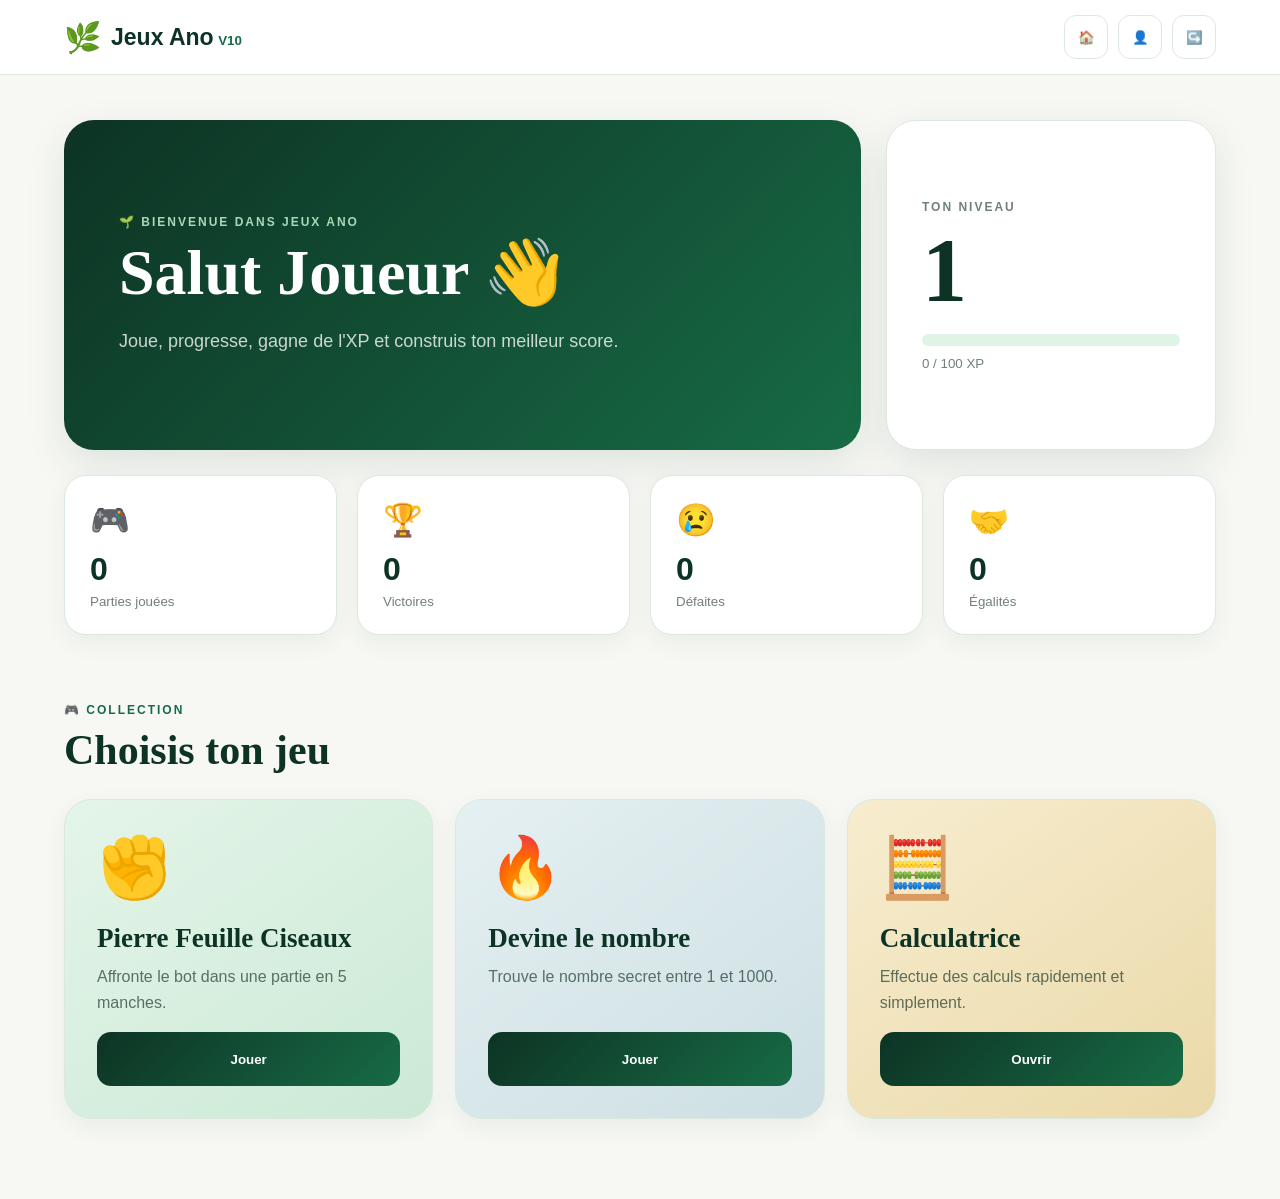
<file: frontend/index.html>
<!DOCTYPE html>
<html lang="fr">
<head>
    <meta charset="UTF-8">

    <meta
        name="viewport"
        content="width=device-width, initial-scale=1.0"
    >

    <meta
        name="description"
        content="Jeux Ano V10 - Une collection de jeux simples, rapides et amusants."
    >

    <title>Jeux Ano V10 🌿</title>

    <link
        rel="stylesheet"
        href="style.css"
    >
</head>

<body>

<!-- =====================================================
     APPLICATION
===================================================== -->

<div id="app">

    <!-- =================================================
         NAVIGATION
    ================================================== -->

    <nav class="navbar">

        <div class="brand">
            <span>🌿</span>

            <div>
                <strong>Jeux Ano</strong>
                <small> V10</small>
            </div>
        </div>

        <div class="nav-actions">

            <button
                type="button"
                id="homeButton"
                title="Accueil"
            >
                🏠
            </button>

            <button
                type="button"
                id="profileButton"
                title="Profil"
            >
                👤
            </button>

            <button
                type="button"
                id="logoutButton"
                title="Déconnexion"
            >
                ↪️
            </button>

        </div>

    </nav>


    <!-- =================================================
         CONTENU PRINCIPAL
    ================================================== -->

    <main class="container">

        <!-- =============================================
             ACCUEIL
        ============================================== -->

        <section
            id="homeScreen"
            class="home-screen"
        >

            <div class="hero">

                <div class="hero-main">

                    <span class="eyebrow">
                        🌱 BIENVENUE DANS JEUX ANO
                    </span>

                    <h1>
                        Salut
                        <span data-username>
                            Joueur
                        </span> 👋
                    </h1>

                    <p>
                        Joue, progresse, gagne de l'XP
                        et construis ton meilleur score.
                    </p>

                </div>


                <div class="level-card">

                    <span>
                        TON NIVEAU
                    </span>

                    <strong data-level>
                        1
                    </strong>

                    <div class="xp-bar">

                        <div
                            class="xp-progress"
                            style="width: 0%"
                        ></div>

                    </div>

                    <small data-xp>
                        0 / 100 XP
                    </small>

                </div>

            </div>


            <!-- =========================================
                 STATISTIQUES
            ========================================== -->

            <div class="stats-grid">

                <div class="stat-card">

                    <span>🎮</span>

                    <strong data-games>
                        0
                    </strong>

                    <small>
                        Parties jouées
                    </small>

                </div>


                <div class="stat-card">

                    <span>🏆</span>

                    <strong data-wins>
                        0
                    </strong>

                    <small>
                        Victoires
                    </small>

                </div>


                <div class="stat-card">

                    <span>😢</span>

                    <strong data-losses>
                        0
                    </strong>

                    <small>
                        Défaites
                    </small>

                </div>


                <div class="stat-card">

                    <span>🤝</span>

                    <strong data-draws>
                        0
                    </strong>

                    <small>
                        Égalités
                    </small>

                </div>

            </div>


            <!-- =========================================
                 JEUX
            ========================================== -->

            <div class="section-title">

                <span class="eyebrow">
                    🎮 COLLECTION
                </span>

                <h2>
                    Choisis ton jeu
                </h2>

            </div>


            <div class="games-grid">

                <!-- PFC -->

                <article class="game-card green">

                    <div>

                        <div class="game-icon">
                            ✊
                        </div>

                        <h3>
                            Pierre Feuille Ciseaux
                        </h3>

                        <p>
                            Affronte le bot dans
                            une partie en 5 manches.
                        </p>

                    </div>

                    <button
                        type="button"
                        class="primary-button"
                        data-open-game="rps"
                    >
                        Jouer
                    </button>

                </article>


                <!-- NOMBRE -->

                <article class="game-card blue">

                    <div>

                        <div class="game-icon">
                            🔥
                        </div>

                        <h3>
                            Devine le nombre
                        </h3>

                        <p>
                            Trouve le nombre secret
                            entre 1 et 1000.
                        </p>

                    </div>

                    <button
                        type="button"
                        class="primary-button"
                        data-open-game="number"
                    >
                        Jouer
                    </button>

                </article>


                <!-- CALCULATRICE -->

                <article class="game-card gold">

                    <div>

                        <div class="game-icon">
                            🧮
                        </div>

                        <h3>
                            Calculatrice
                        </h3>

                        <p>
                            Effectue des calculs
                            rapidement et simplement.
                        </p>

                    </div>

                    <button
                        type="button"
                        class="primary-button"
                        data-open-game="calculator"
                    >
                        Ouvrir
                    </button>

                </article>

            </div>

        </section>


        <!-- =================================================
             PIERRE FEUILLE CISEAUX
        ================================================== -->

        <section
            id="rpsScreen"
            class="game-screen hidden"
        >

            <button
                type="button"
                class="back-button"
                data-back-home
            >
                ← Retour
            </button>


            <div class="game-panel">

                <div class="game-header">

                    <span>
                        ✊
                    </span>

                    <div>

                        <span class="eyebrow">
                            JEU 01
                        </span>

                        <h2>
                            Pierre Feuille Ciseaux
                        </h2>

                    </div>

                </div>


                <p>
                    Choisis ton symbole.
                    Le premier à prendre l'avantage
                    après 5 manches remporte la partie.
                </p>


                <div class="rps-buttons">

                    <button
                        type="button"
                        data-rps="pierre"
                    >
                        ✊

                        <span>
                            Pierre
                        </span>
                    </button>


                    <button
                        type="button"
                        data-rps="feuille"
                    >
                        ✋

                        <span>
                            Feuille
                        </span>
                    </button>


                    <button
                        type="button"
                        data-rps="ciseaux"
                    >
                        ✌️

                        <span>
                            Ciseaux
                        </span>
                    </button>

                </div>


                <div
                    id="rpsResult"
                    class="result-box"
                >
                    Choisis une option pour commencer.
                </div>


                <div class="score-board">

                    <div>

                        <small>
                            TOI
                        </small>

                        <strong id="rpsPlayerScore">
                            0
                        </strong>

                    </div>


                    <div>

                        <small>
                            MANCHES
                        </small>

                        <strong id="rpsRounds">
                            0
                        </strong>

                    </div>


                    <div>

                        <small>
                            BOT
                        </small>

                        <strong id="rpsBotScore">
                            0
                        </strong>

                    </div>

                </div>

            </div>

        </section>


        <!-- =================================================
             DEVINE LE NOMBRE
        ================================================== -->

        <section
            id="numberScreen"
            class="game-screen hidden"
        >

            <button
                type="button"
                class="back-button"
                data-back-home
            >
                ← Retour
            </button>


            <div class="game-panel">

                <div class="game-header">

                    <span>
                        🔥
                    </span>

                    <div>

                        <span class="eyebrow">
                            JEU 02
                        </span>

                        <h2>
                            Devine le nombre
                        </h2>

                    </div>

                </div>


                <p>
                    Le nombre secret est compris entre
                    <strong>1 et 1000</strong>.
                    Tu as 10 essais.
                </p>


                <div class="number-input">

                    <input
                        id="numberInput"
                        type="number"
                        min="1"
                        max="1000"
                        placeholder="Entre un nombre..."
                    >

                    <button
                        type="button"
                        id="numberButton"
                        class="primary-button"
                    >
                        Deviner
                    </button>

                </div>


                <div
                    id="numberResult"
                    class="result-box"
                >
                    Clique sur « Deviner » pour commencer.
                </div>


                <div
                    id="numberAttempts"
                    class="attempts"
                >
                    Essais : 0 / 10
                </div>


                <button
                    type="button"
                    id="restartNumber"
                    class="back-button"
                    style="margin-top: 20px"
                >
                    🔄 Nouvelle partie
                </button>

            </div>

        </section>


        <!-- =================================================
             CALCULATRICE
        ================================================== -->

        <section
            id="calculatorScreen"
            class="game-screen hidden"
        >

            <button
                type="button"
                class="back-button"
                data-back-home
            >
                ← Retour
            </button>


            <div class="game-panel">

                <div class="game-header">

                    <span>
                        🧮
                    </span>

                    <div>

                        <span class="eyebrow">
                            JEU 03
                        </span>

                        <h2>
                            Calculatrice
                        </h2>

                    </div>

                </div>


                <p>
                    Effectue une addition, soustraction,
                    multiplication, division ou puissance.
                </p>


                <div class="calculator">

                    <input
                        id="calcFirst"
                        type="number"
                        step="any"
                        placeholder="Premier nombre"
                    >


                    <select id="calcOperator">

                        <option value="+">
                            +
                        </option>

                        <option value="-">
                            −
                        </option>

                        <option value="*">
                            ×
                        </option>

                        <option value="/">
                            ÷
                        </option>

                        <option value="**">
                            Puissance
                        </option>

                    </select>


                    <input
                        id="calcSecond"
                        type="number"
                        step="any"
                        placeholder="Deuxième nombre"
                    >


                    <button
                        type="button"
                        id="calculateButton"
                        class="primary-button"
                    >
                        Calculer
                    </button>

                </div>


                <div
                    id="calculatorResult"
                    class="result-box"
                >
                    Le résultat apparaîtra ici.
                </div>


                <div class="history">

                    <h3>
                        Historique
                    </h3>

                    <div id="calcHistory">
                        Aucun calcul pour le moment.
                    </div>

                </div>

            </div>

        </section>


        <!-- =================================================
             PROFIL
        ================================================== -->

        <section
            id="profileScreen"
            class="game-screen hidden"
        >

            <button
                type="button"
                class="back-button"
                data-back-home
            >
                ← Retour
            </button>


            <div class="profile-screen">

                <div class="profile-card">

                    <div class="avatar">
                        🌿
                    </div>

                    <h1 data-username>
                        Joueur
                    </h1>

                    <p>
                        Profil Jeux Ano
                    </p>


                    <div class="profile-level">

                        <small>
                            NIVEAU
                        </small>

                        <strong data-level>
                            1
                        </strong>

                        <div
                            class="xp-bar"
                            style="margin-top: 12px"
                        >

                            <div
                                class="xp-progress"
                                style="width: 0%"
                            ></div>

                        </div>

                        <small
                            data-xp
                        >
                            0 / 100 XP
                        </small>

                    </div>

                </div>


                <div class="history-card">

                    <div class="section-title">

                        <span class="eyebrow">
                            📊 ACTIVITÉ
                        </span>

                        <h2>
                            Historique
                        </h2>

                    </div>


                    <div id="historyList">
                        Aucune partie pour le moment.
                    </div>


                    <button
                        type="button"
                        id="resetButton"
                        class="back-button"
                        style="margin-top: 30px"
                    >
                        🗑️ Réinitialiser ma progression
                    </button>

                </div>

            </div>

        </section>

    </main>

</div>


<!-- =====================================================
     NOTIFICATION
===================================================== -->

<div
    id="toast"
    class="toast"
></div>


<!-- =====================================================
     JAVASCRIPT
===================================================== -->

<script src="script.js"></script>


<!-- =====================================================
     CONNEXIONS ENTRE HTML ET JAVASCRIPT
===================================================== -->

<script>

document.addEventListener(
    "DOMContentLoaded",
    function () {

        /* ===============================================
           NAVIGATION
        =============================================== */

        const screens = {
            home: document.getElementById(
                "homeScreen"
            ),

            rps: document.getElementById(
                "rpsScreen"
            ),

            number: document.getElementById(
                "numberScreen"
            ),

            calculator: document.getElementById(
                "calculatorScreen"
            ),

            profile: document.getElementById(
                "profileScreen"
            )
        };


        function showScreen(name) {

            Object.values(screens).forEach(
                screen => {

                    if (screen) {
                        screen.classList.add(
                            "hidden"
                        );
                    }

                }
            );

            if (screens[name]) {
                screens[name].classList.remove(
                    "hidden"
                );
            }

            window.scrollTo({
                top: 0,
                behavior: "smooth"
            });

            if (
                name === "profile" &&
                window.JeuxAno
            ) {
                window.JeuxAno.displayHistory();
            }
        }


        /* ===============================================
           BOUTON ACCUEIL
        =============================================== */

        const homeButton =
            document.getElementById(
                "homeButton"
            );

        if (homeButton) {

            homeButton.addEventListener(
                "click",
                function () {
                    showScreen("home");
                }
            );

        }


        /* ===============================================
           BOUTON PROFIL
        =============================================== */

        const profileButton =
            document.getElementById(
                "profileButton"
            );

        if (profileButton) {

            profileButton.addEventListener(
                "click",
                function () {
                    showScreen("profile");
                }
            );

        }


        /* ===============================================
           DÉCONNEXION
        =============================================== */

        const logoutButton =
            document.getElementById(
                "logoutButton"
            );

        if (logoutButton) {

            logoutButton.addEventListener(
                "click",
                function () {

                    if (
                        window.JeuxAno &&
                        typeof window.JeuxAno.logout ===
                        "function"
                    ) {
                        window.JeuxAno.logout();
                    }

                }
            );

        }


        /* ===============================================
           OUVERTURE DES JEUX
        =============================================== */

        document
            .querySelectorAll(
                "[data-open-game]"
            )
            .forEach(button => {

                button.addEventListener(
                    "click",
                    function () {

                        const game =
                            button.dataset.openGame;

                        showScreen(game);

                        if (
                            game === "number" &&
                            window.JeuxAno
                        ) {
                            window.JeuxAno
                                .startNumberGame();
                        }

                    }
                );

            });


        /* ===============================================
           RETOUR ACCUEIL
        =============================================== */

        document
            .querySelectorAll(
                "[data-back-home]"
            )
            .forEach(button => {

                button.addEventListener(
                    "click",
                    function () {
                        showScreen("home");
                    }
                );

            });


        /* ===============================================
           PIERRE FEUILLE CISEAUX
        =============================================== */

        document
            .querySelectorAll(
                "[data-rps]"
            )
            .forEach(button => {

                button.addEventListener(
                    "click",
                    function () {

                        if (
                            window.JeuxAno &&
                            typeof window.JeuxAno.playRPS ===
                            "function"
                        ) {

                            window.JeuxAno.playRPS(
                                button.dataset.rps
                            );

                        }

                    }
                );

            });


        /* ===============================================
           DEVINE LE NOMBRE
        =============================================== */

        const numberInput =
            document.getElementById(
                "numberInput"
            );

        const numberButton =
            document.getElementById(
                "numberButton"
            );


        function submitNumber() {

            if (!numberInput) {
                return;
            }

            if (
                window.JeuxAno &&
                typeof window.JeuxAno.guessNumber ===
                "function"
            ) {

                window.JeuxAno.guessNumber(
                    numberInput.value
                );

                numberInput.value = "";

                numberInput.focus();
            }

        }


        if (numberButton) {

            numberButton.addEventListener(
                "click",
                submitNumber
            );

        }


        if (numberInput) {

            numberInput.addEventListener(
                "keydown",
                function (event) {

                    if (
                        event.key ===
                        "Enter"
                    ) {
                        submitNumber();
                    }

                }
            );

        }


        const restartNumber =
            document.getElementById(
                "restartNumber"
            );

        if (restartNumber) {

            restartNumber.addEventListener(
                "click",
                function () {

                    if (
                        window.JeuxAno &&
                        typeof window.JeuxAno
                            .startNumberGame ===
                        "function"
                    ) {

                        window.JeuxAno
                            .startNumberGame();

                    }

                    if (numberInput) {
                        numberInput.value = "";
                        numberInput.focus();
                    }

                }
            );

        }


        /* ===============================================
           CALCULATRICE
        =============================================== */

        const calculateButton =
            document.getElementById(
                "calculateButton"
            );

        if (calculateButton) {

            calculateButton.addEventListener(
                "click",
                function () {

                    const first =
                        document.getElementById(
                            "calcFirst"
                        );

                    const second =
                        document.getElementById(
                            "calcSecond"
                        );

                    const operator =
                        document.getElementById(
                            "calcOperator"
                        );

                    if (
                        !first ||
                        !second ||
                        !operator
                    ) {
                        return;
                    }


                    if (
                        window.JeuxAno &&
                        typeof window.JeuxAno
                            .useCalculator ===
                        "function"
                    ) {

                        window.JeuxAno
                            .useCalculator(
                                first.value,
                                second.value,
                                operator.value
                            );

                    }

                }
            );

        }


        /* ===============================================
           RESET
        =============================================== */

        const resetButton =
            document.getElementById(
                "resetButton"
            );

        if (resetButton) {

            resetButton.addEventListener(
                "click",
                function () {

                    if (
                        window.JeuxAno &&
                        typeof window.JeuxAno
                            .resetProgress ===
                        "function"
                    ) {

                        window.JeuxAno
                            .resetProgress();

                    }

                }
            );

        }


        /* ===============================================
           RACCOURCIS CLAVIER
        =============================================== */

        document.addEventListener(
            "keydown",
            function (event) {

                if (
                    event.key === "Escape"
                ) {
                    showScreen("home");
                }

            }
        );


        /* ===============================================
           INITIALISATION
        =============================================== */

        showScreen("home");

        if (window.JeuxAno) {
            window.JeuxAno.updateUI();
        }

    }
);

</script>

</body>
</html>
</file>
<file: frontend/style.css>
:root {
    --green-dark: #0d3324;
    --green: #176b45;
    --green-light: #dff3e6;
    --green-soft: #eef8f1;
    --white: #ffffff;
    --cream: #f7f8f4;
    --text: #18352a;
    --gray: #718078;
    --border: #dce8df;
    --gold: #d7ad52;
    --shadow: 0 15px 40px rgba(13, 51, 36, 0.10);
}

* {
    box-sizing: border-box;
}

html {
    scroll-behavior: smooth;
}

body {
    margin: 0;
    min-height: 100vh;
    font-family: Arial, Helvetica, sans-serif;
    color: var(--text);
    background: var(--cream);
}

button,
input,
select {
    font-family: inherit;
}

button {
    cursor: pointer;
}

.hidden {
    display: none !important;
}

/* ==============================
   BARRE DE NAVIGATION
============================== */

.navbar {
    position: sticky;
    top: 0;
    z-index: 100;

    width: 100%;
    min-height: 75px;
    padding: 0 5%;

    display: flex;
    align-items: center;
    justify-content: space-between;

    background: rgba(255, 255, 255, 0.94);
    border-bottom: 1px solid var(--border);

    backdrop-filter: blur(12px);
}

.brand {
    display: flex;
    align-items: center;
    gap: 10px;
}

.brand span {
    font-size: 30px;
}

.brand strong {
    color: var(--green-dark);
    font-size: 23px;
}

.brand small {
    color: var(--green);
    font-weight: bold;
}

.nav-actions {
    display: flex;
    align-items: center;
    gap: 10px;
}

.nav-actions button {
    width: 44px;
    height: 44px;

    border: 1px solid var(--border);
    border-radius: 12px;

    background: var(--white);
    color: var(--green-dark);

    transition: 0.2s;
}

.nav-actions button:hover {
    background: var(--green);
    color: white;
}

/* ==============================
   CONTENEUR
============================== */

.container {
    width: 90%;
    max-width: 1400px;
    margin: 0 auto;
    padding: 45px 0 80px;
}

/* ==============================
   HERO
============================== */

.hero {
    display: grid;
    grid-template-columns: 1fr 330px;
    gap: 25px;
    margin-bottom: 25px;
}

.hero-main {
    min-height: 330px;
    padding: 55px;

    display: flex;
    flex-direction: column;
    justify-content: center;

    border-radius: 30px;

    background: linear-gradient(
        135deg,
        var(--green-dark),
        var(--green)
    );

    color: white;
    box-shadow: var(--shadow);
}

.hero-main h1 {
    margin: 12px 0;
    font-family: Georgia, serif;
    font-size: clamp(42px, 5vw, 68px);
    line-height: 1;
}

.hero-main p {
    max-width: 650px;
    margin: 10px 0 0;
    color: rgba(255, 255, 255, 0.78);
    font-size: 18px;
    line-height: 1.6;
}

.eyebrow {
    color: #a9d8b8;
    font-size: 12px;
    font-weight: bold;
    letter-spacing: 2px;
}

/* ==============================
   NIVEAU
============================== */

.level-card {
    min-height: 330px;
    padding: 35px;

    display: flex;
    flex-direction: column;
    justify-content: center;

    border: 1px solid var(--border);
    border-radius: 30px;

    background: white;
    box-shadow: var(--shadow);
}

.level-card > span {
    color: var(--gray);
    font-size: 12px;
    font-weight: bold;
    letter-spacing: 2px;
}

.level-card strong {
    margin: 12px 0 18px;

    color: var(--green-dark);
    font-family: Georgia, serif;
    font-size: 90px;
    line-height: 1;
}

.xp-bar {
    width: 100%;
    height: 12px;

    overflow: hidden;

    border-radius: 20px;
    background: var(--green-light);
}

.xp-progress {
    width: 0;
    height: 100%;

    border-radius: 20px;

    background: linear-gradient(
        90deg,
        var(--green),
        var(--gold)
    );

    transition: width 0.5s ease;
}

.level-card small {
    margin-top: 10px;
    color: var(--gray);
}

/* ==============================
   STATISTIQUES
============================== */

.stats-grid {
    display: grid;
    grid-template-columns: repeat(4, 1fr);
    gap: 20px;

    margin-bottom: 65px;
}

.stat-card {
    padding: 25px;

    border: 1px solid var(--border);
    border-radius: 22px;

    background: white;
    box-shadow: 0 8px 25px rgba(13, 51, 36, 0.06);

    transition: 0.2s;
}

.stat-card:hover {
    transform: translateY(-5px);
    box-shadow: var(--shadow);
}

.stat-card span {
    display: block;
    margin-bottom: 12px;
    font-size: 32px;
}

.stat-card strong {
    display: block;
    color: var(--green-dark);
    font-size: 32px;
}

.stat-card small {
    display: block;
    margin-top: 6px;
    color: var(--gray);
}

/* ==============================
   TITRES
============================== */

.section-title {
    margin-bottom: 25px;
}

.section-title .eyebrow {
    color: var(--green);
}

.section-title h2 {
    margin: 8px 0 0;

    color: var(--green-dark);
    font-family: Georgia, serif;
    font-size: 42px;
}

/* ==============================
   CARTES JEUX
============================== */

.games-grid {
    display: grid;
    grid-template-columns: repeat(3, 1fr);
    gap: 22px;
}

.game-card {
    min-height: 320px;
    padding: 32px;

    display: flex;
    flex-direction: column;
    justify-content: space-between;

    border: 1px solid var(--border);
    border-radius: 27px;

    background: white;
    box-shadow: 0 8px 25px rgba(13, 51, 36, 0.06);

    transition: transform 0.25s, box-shadow 0.25s;
}

.game-card:hover {
    transform: translateY(-8px);
    box-shadow: var(--shadow);
}

.game-card.green {
    background: linear-gradient(
        145deg,
        #e4f5e9,
        #cce9d5
    );
}

.game-card.blue {
    background: linear-gradient(
        145deg,
        #e5f0f2,
        #cddfe3
    );
}

.game-card.gold {
    background: linear-gradient(
        145deg,
        #f7edcf,
        #ead9a9
    );
}

.game-icon {
    font-size: 60px;
}

.game-card h3 {
    margin: 20px 0 10px;

    color: var(--green-dark);
    font-family: Georgia, serif;
    font-size: 27px;
}

.game-card p {
    margin: 0;

    color: rgba(24, 53, 42, 0.68);
    line-height: 1.6;
}

.arrow {
    align-self: flex-end;
    font-size: 32px;

    transition: transform 0.2s;
}

.game-card:hover .arrow {
    transform: translateX(8px);
}

/* ==============================
   BOUTONS
============================== */

.primary-button {
    width: 100%;
    min-height: 54px;

    padding: 14px 20px;

    border: none;
    border-radius: 14px;

    background: linear-gradient(
        135deg,
        var(--green-dark),
        var(--green)
    );

    color: white;
    font-weight: bold;

    transition: 0.2s;
}

.primary-button:hover {
    transform: translateY(-2px);

    box-shadow:
        0 10px 25px rgba(23, 107, 69, 0.25);
}

.back-button {
    margin-bottom: 20px;

    padding: 12px 18px;

    border: 1px solid var(--border);
    border-radius: 12px;

    background: white;
    color: var(--green-dark);
    font-weight: bold;
}

.back-button:hover {
    background: var(--green-soft);
}

/* ==============================
   FORMULAIRES
============================== */

.input-group {
    margin-bottom: 18px;
}

.input-group label {
    display: block;
    margin-bottom: 8px;

    color: var(--green-dark);
    font-size: 14px;
    font-weight: bold;
}

input,
select {
    width: 100%;
    min-height: 52px;

    padding: 13px 15px;

    border: 1px solid var(--border);
    border-radius: 13px;

    outline: none;

    background: white;
    color: var(--text);
}

input:focus,
select:focus {
    border-color: var(--green);

    box-shadow:
        0 0 0 4px rgba(23, 107, 69, 0.10);
}

/* ==============================
   ÉCRAN DE CONNEXION
============================== */

.screen {
    min-height: 100vh;

    display: flex;
    align-items: center;
    justify-content: center;

    padding: 30px;
}

.auth-card {
    width: 100%;
    max-width: 500px;

    padding: 45px;

    border: 1px solid var(--border);
    border-radius: 30px;

    background: white;
    box-shadow: var(--shadow);
}

.logo {
    margin-bottom: 35px;
    text-align: center;
}

.logo span {
    display: block;
    margin-bottom: 8px;
    font-size: 65px;
}

.logo h1 {
    margin: 0;

    color: var(--green-dark);
    font-family: Georgia, serif;
    font-size: 44px;
}

.logo small {
    color: var(--green);
    font-weight: bold;
    letter-spacing: 2px;
}

.subtitle {
    margin-bottom: 30px;

    color: var(--gray);
    text-align: center;
    line-height: 1.6;
}

.auth-card h2 {
    margin-bottom: 25px;

    color: var(--green-dark);
    font-family: Georgia, serif;
    font-size: 28px;
}

.switch-text {
    margin-top: 20px;

    color: var(--gray);
    text-align: center;
}

.switch-text button {
    border: none;
    background: none;

    color: var(--green);
    font-weight: bold;
}

.message {
    min-height: 20px;
    margin-top: 15px;

    text-align: center;
    font-weight: bold;
}

/* ==============================
   PANNEAU DE JEU
============================== */

.game-screen {
    animation: showGame 0.3s ease;
}

@keyframes showGame {
    from {
        opacity: 0;
        transform: translateY(15px);
    }

    to {
        opacity: 1;
        transform: translateY(0);
    }
}

.game-panel {
    padding: 45px;

    border: 1px solid var(--border);
    border-radius: 30px;

    background: white;
    box-shadow: var(--shadow);
}

.game-header {
    display: flex;
    align-items: center;
    gap: 18px;

    margin-bottom: 20px;
}

.game-header > span {
    font-size: 60px;
}

.game-header h2 {
    margin: 0;

    color: var(--green-dark);
    font-family: Georgia, serif;
    font-size: 40px;
}

.game-panel > p {
    color: var(--gray);
    line-height: 1.6;
}

/* ==============================
   PIERRE FEUILLE CISEAUX
============================== */

.rps-buttons {
    display: grid;
    grid-template-columns: repeat(3, 1fr);
    gap: 18px;

    margin-top: 30px;
}

.rps-buttons button {
    min-height: 170px;

    border: 1px solid var(--border);
    border-radius: 22px;

    background: var(--green-soft);
    color: var(--green-dark);

    font-size: 60px;

    transition: 0.2s;
}

.rps-buttons button span {
    display: block;
    margin-top: 10px;

    font-size: 15px;
    font-weight: bold;
}

.rps-buttons button:hover {
    transform: translateY(-5px);

    background: var(--green);
    color: white;
}

.result-box {
    margin-top: 25px;
    padding: 22px;

    border-radius: 18px;

    background: var(--green-soft);
    color: var(--green-dark);

    text-align: center;
    font-weight: bold;
}

.score-board {
    display: grid;
    grid-template-columns: repeat(3, 1fr);

    margin-top: 18px;

    overflow: hidden;

    border-radius: 18px;

    background: var(--green-dark);
    color: white;
}

.score-board div {
    padding: 22px;
    text-align: center;
}

.score-board div + div {
    border-left: 1px solid rgba(255, 255, 255, 0.12);
}

.score-board small {
    display: block;
    opacity: 0.65;
}

.score-board strong {
    display: block;
    margin-top: 5px;
    font-size: 32px;
}

/* ==============================
   DEVINE LE NOMBRE
============================== */

.number-input {
    display: grid;
    grid-template-columns: 1fr 220px;
    gap: 15px;

    margin-top: 30px;
}

.attempts {
    margin-top: 18px;

    color: var(--gray);
    text-align: center;
}

/* ==============================
   CALCULATRICE
============================== */

.calculator {
    display: grid;
    grid-template-columns: 1fr 220px 1fr;
    gap: 15px;

    margin-top: 30px;
}

.calculator .primary-button {
    grid-column: 1 / -1;
}

.history {
    margin-top: 35px;
}

.history h3 {
    color: var(--green-dark);
    font-family: Georgia, serif;
    font-size: 25px;
}

#calcHistory {
    min-height: 50px;

    margin-top: 15px;
    padding: 18px;

    border-radius: 15px;

    background: var(--green-soft);
    color: var(--gray);

    line-height: 1.8;
}

/* ==============================
   PROFIL
============================== */

.profile-screen {
    display: grid;
    grid-template-columns: 350px 1fr;
    gap: 25px;
}

.profile-card,
.history-card {
    padding: 40px;

    border: 1px solid var(--border);
    border-radius: 28px;

    background: white;
    box-shadow: var(--shadow);
}

.profile-card {
    text-align: center;
}

.avatar {
    width: 120px;
    height: 120px;

    margin: 0 auto 20px;

    display: flex;
    align-items: center;
    justify-content: center;

    border-radius: 50%;

    background: var(--green-light);

    font-size: 55px;
}

.profile-card h1 {
    margin: 0;

    color: var(--green-dark);
    font-family: Georgia, serif;
    font-size: 34px;
}

.profile-card p {
    color: var(--gray);
}

.profile-level {
    margin-top: 25px;
    padding: 20px;

    border-radius: 15px;

    background: var(--green-soft);
}

.profile-level strong {
    color: var(--green);
    font-size: 28px;
}

/* ==============================
   NOTIFICATION
============================== */

.toast {
    position: fixed;
    right: 25px;
    bottom: 25px;

    z-index: 200;

    max-width: 360px;

    padding: 17px 22px;

    border-radius: 15px;

    background: var(--green-dark);
    color: white;

    box-shadow: var(--shadow);

    opacity: 0;
    transform: translateY(20px);

    pointer-events: none;

    transition: 0.3s;
}

.toast.show {
    opacity: 1;
    transform: translateY(0);
}

/* ==============================
   TABLETTE
============================== */

@media (max-width: 1000px) {

    .hero {
        grid-template-columns: 1fr;
    }

    .stats-grid {
        grid-template-columns: repeat(2, 1fr);
    }

    .games-grid {
        grid-template-columns: repeat(2, 1fr);
    }

    .profile-screen {
        grid-template-columns: 1fr;
    }
}

/* ==============================
   MOBILE
============================== */

@media (max-width: 650px) {

    .navbar {
        padding: 0 18px;
    }

    .brand strong {
        font-size: 19px;
    }

    .brand small {
        display: none;
    }

    .container {
        width: 94%;
        padding-top: 25px;
    }

    .hero-main {
        min-height: 270px;
        padding: 30px;
    }

    .hero-main h1 {
        font-size: 40px;
    }

    .level-card {
        min-height: 240px;
    }

    .level-card strong {
        font-size: 70px;
    }

    .stats-grid {
        grid-template-columns: 1fr 1fr;
    }

    .stat-card {
        padding: 20px;
    }

    .stat-card strong {
        font-size: 27px;
    }

    .games-grid {
        grid-template-columns: 1fr;
    }

    .game-panel {
        padding: 25px 20px;
    }

    .game-header h2 {
        font-size: 30px;
    }

    .rps-buttons {
        grid-template-columns: 1fr;
    }

    .number-input {
        grid-template-columns: 1fr;
    }

    .calculator {
        grid-template-columns: 1fr;
    }

    .calculator .primary-button {
        grid-column: auto;
    }

    .auth-card {
        padding: 30px 22px;
    }

    .logo h1 {
        font-size: 38px;
    }

    .profile-card,
    .history-card {
        padding: 25px;
    }
}
</file>
